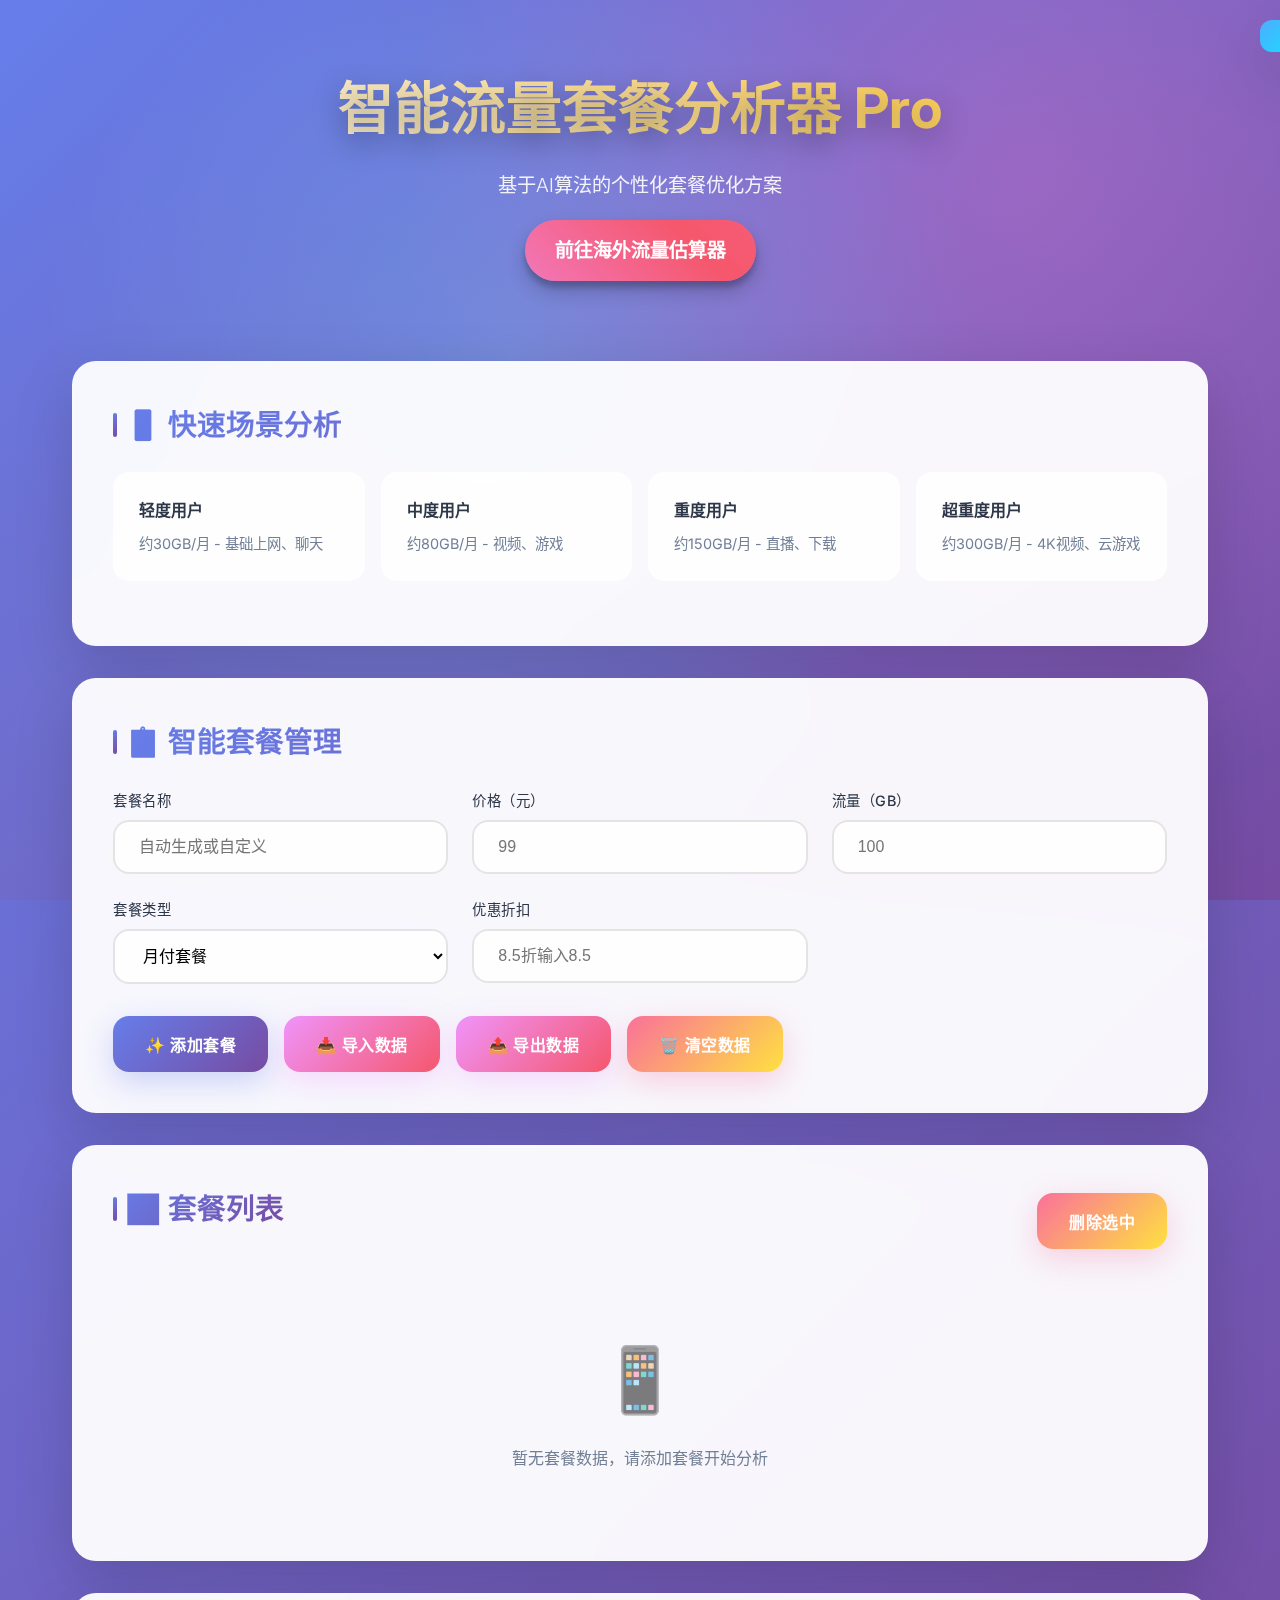
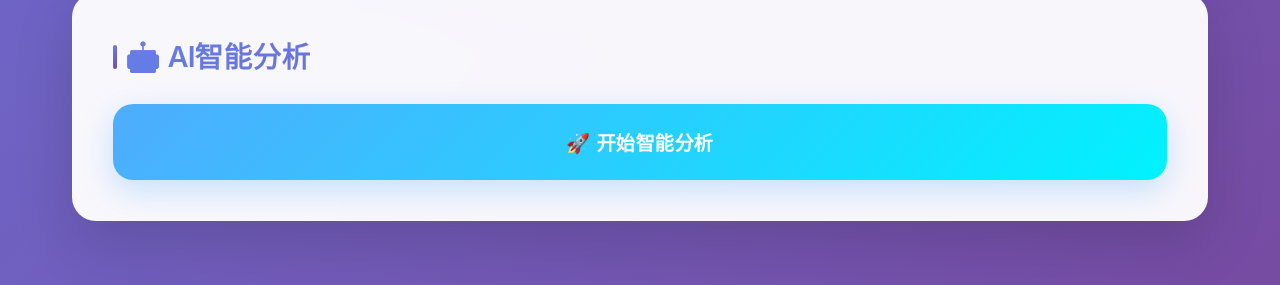
<file: index.html>
<!DOCTYPE html>
   <html lang="zh-CN">
   <head>
       <meta charset="UTF-8">
       <meta name="viewport" content="width=device-width, initial-scale=1.0">
       <title>智能流量套餐分析器 Pro</title>
       <link rel="icon" href="data:image/svg+xml,&lt;svg xmlns=%22http://www.w3.org/2000/svg%22 viewBox=%220 0 100 100%22&gt;&lt;text y=%22.9em%22 font-size=%2290%22&gt;🌐&lt;/text&gt;&lt;/svg&gt;">
       <style>
           @import url('https://fonts.googleapis.com/css2?family=Inter:wght@300;400;500;600;700&display=swap');
           
           :root {
               --primary-gradient: linear-gradient(135deg, #667eea 0%, #764ba2 100%);
               --secondary-gradient: linear-gradient(135deg, #f093fb 0%, #f5576c 100%);
               --success-gradient: linear-gradient(135deg, #4facfe 0%, #00f2fe 100%);
               --warning-gradient: linear-gradient(135deg, #fa709a 0%, #fee140 100%);
               --bg-gradient: linear-gradient(135deg, #667eea 0%, #764ba2 100%);
               --card-bg: rgba(255, 255, 255, 0.95);
               --glass-bg: rgba(255, 255, 255, 0.1);
               --text-primary: #2d3748;
               --text-secondary: #718096;
               --border-color: rgba(255, 255, 255, 0.2);
               --shadow-soft: 0 10px 30px rgba(0, 0, 0, 0.1);
               --shadow-medium: 0 20px 60px rgba(0, 0, 0, 0.15);
               --shadow-strong: 0 30px 80px rgba(0, 0, 0, 0.2);
           }
   
           * {
               margin: 0;
               padding: 0;
               box-sizing: border-box;
           }
   
           body {
               font-family: 'Inter', -apple-system, BlinkMacSystemFont, sans-serif;
               background: var(--bg-gradient);
               min-height: 100vh;
               line-height: 1.6;
               color: var(--text-primary);
               overflow-x: hidden;
           }
   
           .animated-bg {
               position: fixed;
               top: 0;
               left: 0;
               width: 100%;
               height: 100%;
               z-index: -1;
               background: var(--bg-gradient);
           }
   
           .animated-bg::before {
               content: '';
               position: absolute;
               top: 0;
               left: 0;
               width: 100%;
               height: 100%;
               background: 
                   radial-gradient(circle at 20% 80%, rgba(120, 119, 198, 0.3) 0%, transparent 50%),
                   radial-gradient(circle at 80% 20%, rgba(255, 119, 198, 0.3) 0%, transparent 50%),
                   radial-gradient(circle at 40% 40%, rgba(120, 219, 255, 0.3) 0%, transparent 50%);
               animation: float 20s ease-in-out infinite;
           }
   
           @keyframes float {
               0%, 100% { transform: translateY(0px) rotate(0deg); }
               33% { transform: translateY(-30px) rotate(1deg); }
               66% { transform: translateY(-20px) rotate(-1deg); }
           }
   
           .container {
               max-width: 1200px;
               margin: 0 auto;
               padding: 2rem;
               position: relative;
           }
   
           .header {
               text-align: center;
               margin-bottom: 3rem;
               padding: 2rem 0;
           }
   
           .header h1 {
               font-size: 3.5rem;
               font-weight: 700;
               background: linear-gradient(45deg, #fff, #fbbf24);
               -webkit-background-clip: text;
               -webkit-text-fill-color: transparent;
               background-clip: text;
               margin-bottom: 1rem;
               text-shadow: 0 10px 30px rgba(0,0,0,0.3);
           }
   
           .header p {
               font-size: 1.2rem;
               color: rgba(255, 255, 255, 0.9);
               font-weight: 300;
           }
   
           .glass-card {
               background: var(--card-bg);
               backdrop-filter: blur(20px);
               border-radius: 24px;
               padding: 2.5rem;
               margin-bottom: 2rem;
               box-shadow: var(--shadow-medium);
               border: 1px solid rgba(255, 255, 255, 0.2);
               transition: all 0.3s ease;
               position: relative;
               overflow: hidden;
           }
   
           .glass-card::before {
               content: '';
               position: absolute;
               top: 0;
               left: 0;
               right: 0;
               height: 1px;
               background: linear-gradient(90deg, transparent, rgba(255,255,255,0.4), transparent);
           }
   
           .glass-card:hover {
               transform: translateY(-5px);
               box-shadow: var(--shadow-strong);
           }
   
           .section-title {
               font-size: 1.8rem;
               font-weight: 600;
               margin-bottom: 1.5rem;
               background: var(--primary-gradient);
               -webkit-background-clip: text;
               -webkit-text-fill-color: transparent;
               background-clip: text;
               display: flex;
               align-items: center;
               gap: 0.5rem;
           }
   
           .section-title::before {
               content: '';
               width: 4px;
               height: 1.5rem;
               background: var(--primary-gradient);
               border-radius: 2px;
           }
   
           .form-grid {
               display: grid;
               grid-template-columns: repeat(auto-fit, minmax(250px, 1fr));
               gap: 1.5rem;
               margin-bottom: 2rem;
           }
   
           .form-group {
               position: relative;
           }
   
           .form-group label {
               display: block;
               font-weight: 500;
               margin-bottom: 0.5rem;
               color: var(--text-primary);
               font-size: 0.9rem;
               text-transform: uppercase;
               letter-spacing: 0.5px;
           }
   
           .form-input, .form-select {
               width: 100%;
               padding: 1rem 1.5rem;
               border: 2px solid rgba(0,0,0,0.1);
               border-radius: 16px;
               font-size: 1rem;
               background: rgba(255, 255, 255, 0.9);
               transition: all 0.3s ease;
               outline: none;
           }
   
           .form-input:focus, .form-select:focus {
               border-color: #667eea;
               box-shadow: 0 0 0 4px rgba(102, 126, 234, 0.1);
               transform: translateY(-2px);
           }
   
           .btn {
               padding: 1rem 2rem;
               border: none;
               border-radius: 16px;
               font-size: 1rem;
               font-weight: 600;
               cursor: pointer;
               transition: all 0.3s ease;
               position: relative;
               overflow: hidden;
               text-transform: uppercase;
               letter-spacing: 0.5px;
               display: inline-flex;
               align-items: center;
               gap: 0.5rem;
           }
   
           .btn::before {
               content: '';
               position: absolute;
               top: 0;
               left: -100%;
               width: 100%;
               height: 100%;
               background: linear-gradient(90deg, transparent, rgba(255,255,255,0.2), transparent);
               transition: left 0.6s ease;
           }
   
           .btn:hover::before {
               left: 100%;
           }
   
           .btn-primary {
               background: var(--primary-gradient);
               color: white;
               box-shadow: 0 10px 30px rgba(102, 126, 234, 0.3);
           }
   
           .btn-primary:hover {
               transform: translateY(-3px);
               box-shadow: 0 15px 40px rgba(102, 126, 234, 0.4);
           }
   
           .btn-secondary {
               background: var(--secondary-gradient);
               color: white;
               box-shadow: 0 10px 30px rgba(240, 147, 251, 0.3);
           }
   
           .btn-success {
               background: var(--success-gradient);
               color: white;
               box-shadow: 0 10px 30px rgba(79, 172, 254, 0.3);
           }
   
           .btn-warning {
               background: var(--warning-gradient);
               color: white;
               box-shadow: 0 10px 30px rgba(250, 112, 154, 0.3);
           }
   
           .btn-large {
               padding: 1.5rem 3rem;
               font-size: 1.2rem;
               border-radius: 20px;
               width: 100%;
               justify-content: center;
           }
   
           .button-group {
               display: flex;
               gap: 1rem;
               flex-wrap: wrap;
               align-items: center;
           }
   
           .plan-list {
               display: grid;
               gap: 1rem;
           }
   
           .plan-item {
               background: rgba(255, 255, 255, 0.8);
               border-radius: 16px;
               padding: 1.5rem;
               display: flex;
               align-items: center;
               gap: 1rem;
               transition: all 0.3s ease;
               border: 2px solid transparent;
               position: relative;
           }
   
           .plan-item:hover {
               transform: translateX(10px);
               background: rgba(255, 255, 255, 0.95);
               border-color: rgba(102, 126, 234, 0.3);
               box-shadow: var(--shadow-soft);
           }
   
           .plan-item.selected {
               border-color: #667eea;
               background: rgba(102, 126, 234, 0.1);
           }
   
           .plan-type-badge {
               padding: 0.5rem 1rem;
               border-radius: 12px;
               font-size: 0.8rem;
               font-weight: 600;
               text-transform: uppercase;
               letter-spacing: 0.5px;
           }
   
           .badge-monthly {
               background: linear-gradient(135deg, #4facfe 0%, #00f2fe 100%);
               color: white;
           }
   
           .badge-annual {
               background: linear-gradient(135deg, #fa709a 0%, #fee140 100%);
               color: white;
           }
   
           .badge-unlimited {
               background: linear-gradient(135deg, #a8edea 0%, #fed6e3 100%);
               color: #2d3748;
           }
   
           .results-table {
               width: 100%;
               border-collapse: collapse;
               border-radius: 16px;
               overflow: hidden;
               box-shadow: var(--shadow-soft);
               background: white;
           }
   
           .results-table th {
               background: var(--primary-gradient);
               color: white;
               padding: 1.5rem 1rem;
               font-weight: 600;
               text-align: left;
               text-transform: uppercase;
               letter-spacing: 0.5px;
               font-size: 0.9rem;
           }
   
           .results-table td {
               padding: 1.5rem 1rem;
               border-bottom: 1px solid rgba(0,0,0,0.05);
               transition: all 0.3s ease;
           }
   
           .results-table tr:hover td {
               background: rgba(102, 126, 234, 0.05);
           }
   
           .results-table tr.highlight td {
               background: rgba(102, 126, 234, 0.1);
               border-left: 4px solid #667eea;
           }
   
           .cost-display {
               font-size: 1.2rem;
               font-weight: 600;
               color: #667eea;
           }
   
           .loading-spinner {
               display: inline-block;
               width: 40px;
               height: 40px;
               border: 4px solid rgba(102, 126, 234, 0.1);
               border-left: 4px solid #667eea;
               border-radius: 50%;
               animation: spin 1s linear infinite;
               margin: 2rem auto;
           }
   
           @keyframes spin {
               0% { transform: rotate(0deg); }
               100% { transform: rotate(360deg); }
           }
   
           .statistics-grid {
               display: grid;
               grid-template-columns: repeat(auto-fit, minmax(200px, 1fr));
               gap: 1.5rem;
               margin: 2rem 0;
           }
   
           .stat-card {
               background: rgba(255, 255, 255, 0.9);
               border-radius: 16px;
               padding: 1.5rem;
               text-align: center;
               transition: all 0.3s ease;
           }
   
           .stat-card:hover {
               transform: translateY(-5px);
               box-shadow: var(--shadow-soft);
           }
   
           .stat-value {
               font-size: 2rem;
               font-weight: 700;
               background: var(--primary-gradient);
               -webkit-background-clip: text;
               -webkit-text-fill-color: transparent;
               background-clip: text;
           }
   
           .stat-label {
               font-size: 0.9rem;
               color: var(--text-secondary);
               text-transform: uppercase;
               letter-spacing: 0.5px;
           }
   
           .recommendation-card {
               background: linear-gradient(135deg, rgba(102, 126, 234, 0.1) 0%, rgba(118, 75, 162, 0.1) 100%);
               border: 2px solid rgba(102, 126, 234, 0.2);
               border-radius: 20px;
               padding: 2rem;
               margin: 1.5rem 0;
               position: relative;
           }
   
           .recommendation-card::before {
               content: '💡';
               position: absolute;
               top: -10px;
               left: 20px;
               background: white;
               padding: 0.5rem;
               border-radius: 50%;
               font-size: 1.5rem;
           }
   
           .empty-state {
               text-align: center;
               padding: 3rem;
               color: var(--text-secondary);
           }
   
           .empty-state-icon {
               font-size: 4rem;
               margin-bottom: 1rem;
               opacity: 0.5;
           }
   
           .toast {
               position: fixed;
               top: 20px;
               right: 20px;
               background: var(--success-gradient);
               color: white;
               padding: 1rem 2rem;
               border-radius: 12px;
               box-shadow: var(--shadow-medium);
               transform: translateX(100%);
               transition: transform 0.3s ease;
               z-index: 1000;
           }
   
           .toast.show {
               transform: translateX(0);
           }
   
           .modal {
               position: fixed;
               top: 0;
               left: 0;
               width: 100%;
               height: 100%;
               background: rgba(0, 0, 0, 0.5);
               backdrop-filter: blur(10px);
               display: flex;
               align-items: center;
               justify-content: center;
               z-index: 1000;
               opacity: 0;
               visibility: hidden;
               transition: all 0.3s ease;
           }
   
           .modal.show {
               opacity: 1;
               visibility: visible;
           }
   
           .modal-content {
               background: white;
               border-radius: 24px;
               padding: 2rem;
               max-width: 500px;
               width: 90%;
               max-height: 80vh;
               overflow-y: auto;
               transform: scale(0.9);
               transition: transform 0.3s ease;
           }
   
           .modal.show .modal-content {
               transform: scale(1);
           }
   
           @media (max-width: 768px) {
               .container {
                   padding: 1rem;
               }
               
               .header h1 {
                   font-size: 2.5rem;
               }
               
               .form-grid {
                   grid-template-columns: 1fr;
               }
               
               .button-group {
                   justify-content: center;
               }
               
               .btn {
                   min-width: 120px;
               }
           }
   
           .usage-scenarios {
               display: grid;
               grid-template-columns: repeat(auto-fit, minmax(250px, 1fr));
               gap: 1rem;
               margin: 1.5rem 0;
           }
   
           .scenario-card {
               background: rgba(255, 255, 255, 0.9);
               border-radius: 16px;
               padding: 1.5rem;
               cursor: pointer;
               transition: all 0.3s ease;
               border: 2px solid transparent;
           }
   
           .scenario-card:hover {
               transform: translateY(-3px);
               border-color: rgba(102, 126, 234, 0.3);
               box-shadow: var(--shadow-soft);
           }
   
           .scenario-card.active {
               border-color: #667eea;
               background: rgba(102, 126, 234, 0.1);
           }
   
           .scenario-title {
               font-weight: 600;
               margin-bottom: 0.5rem;
               color: var(--text-primary);
           }
   
           .scenario-usage {
               font-size: 0.9rem;
               color: var(--text-secondary);
           }
           .nav-button {
               display: inline-block;
               padding: 15px 30px;
               font-size: 1.2rem;
               font-weight: 700;
               color: white;
               text-align: center;
               text-decoration: none;
               background: linear-gradient(45deg, #f093fb, #f5576c, #fa709a, #fee140);
               background-size: 400% 400%;
               border: none;
               border-radius: 50px;
               box-shadow: 0 10px 20px rgba(0, 0, 0, 0.2), 0 6px 6px rgba(0, 0, 0, 0.2);
               cursor: pointer;
               transition: all 0.4s ease-in-out;
               animation: gradient-animation 10s ease infinite, pulse 2s infinite;
               position: relative;
               z-index: 10;
               margin-top: 20px;
           }
   
           @keyframes gradient-animation {
               0% { background-position: 0% 50%; }
               50% { background-position: 100% 50%; }
               100% { background-position: 0% 50%; }
           }
   
           @keyframes pulse {
               0% {
                   transform: scale(1);
                   box-shadow: 0 10px 20px rgba(0, 0, 0, 0.2), 0 6px 6px rgba(0, 0, 0, 0.2);
               }
               50% {
                   transform: scale(1.05);
                   box-shadow: 0 15px 30px rgba(247, 148, 200, 0.4), 0 10px 10px rgba(247, 148, 200, 0.3);
               }
               100% {
                   transform: scale(1);
                   box-shadow: 0 10px 20px rgba(0, 0, 0, 0.2), 0 6px 6px rgba(0, 0, 0, 0.2);
               }
           }
   
           .nav-button:hover {
               transform: translateY(-5px) scale(1.1);
               box-shadow: 0 20px 40px rgba(0, 0, 0, 0.3);
           }
       </style>
   </head>
   <body>
       <div class="animated-bg"></div>
       
       <div class="container">
           <div class="header">
               <h1>智能流量套餐分析器 Pro</h1>
               <p>基于AI算法的个性化套餐优化方案</p>
               <a href="calculator/" class="nav-button">前往海外流量估算器</a>
           </div>
   
           <!-- 快速场景选择 -->
           <div class="glass-card">
               <h2 class="section-title">📱 快速场景分析</h2>
               <div class="usage-scenarios">
                   <div class="scenario-card" data-usage="30">
                       <div class="scenario-title">轻度用户</div>
                       <div class="scenario-usage">约30GB/月 - 基础上网、聊天</div>
                   </div>
                   <div class="scenario-card" data-usage="80">
                       <div class="scenario-title">中度用户</div>
                       <div class="scenario-usage">约80GB/月 - 视频、游戏</div>
                   </div>
                   <div class="scenario-card" data-usage="150">
                       <div class="scenario-title">重度用户</div>
                       <div class="scenario-usage">约150GB/月 - 直播、下载</div>
                   </div>
                   <div class="scenario-card" data-usage="300">
                       <div class="scenario-title">超重度用户</div>
                       <div class="scenario-usage">约300GB/月 - 4K视频、云游戏</div>
                   </div>
               </div>
           </div>
   
           <!-- 套餐管理 -->
           <div class="glass-card">
               <h2 class="section-title">📋 智能套餐管理</h2>
               
               <div class="form-grid">
                   <div class="form-group">
                       <label for="plan-name">套餐名称</label>
                       <input type="text" id="plan-name" class="form-input" placeholder="自动生成或自定义">
                   </div>
                   <div class="form-group">
                       <label for="plan-price">价格（元）</label>
                       <input type="number" id="plan-price" class="form-input" placeholder="99">
                   </div>
                   <div class="form-group">
                       <label for="plan-data">流量（GB）</label>
                       <input type="number" id="plan-data" class="form-input" placeholder="100">
                   </div>
                   <div class="form-group">
                       <label for="plan-type">套餐类型</label>
                       <select id="plan-type" class="form-select">
                           <option value="monthly">月付套餐</option>
                           <option value="annual">年付套餐</option>
                           <option value="non-expiring">不限时流量包</option>
                       </select>
                   </div>
                   <div class="form-group">
                       <label for="discount-code">优惠折扣</label>
                       <input type="number" id="discount-code" class="form-input" placeholder="8.5折输入8.5">
                   </div>
               </div>
   
               <div class="button-group">
                   <button id="add-plan-btn" class="btn btn-primary">✨ 添加套餐</button>
                   <button id="import-btn" class="btn btn-secondary">📥 导入数据</button>
                   <button id="export-btn" class="btn btn-secondary">📤 导出数据</button>
                   <button id="clear-data-btn" class="btn btn-warning">🗑️ 清空数据</button>
               </div>
               <input type="file" id="import-file-input" style="display: none;" accept=".json">
           </div>
   
           <!-- 套餐列表 -->
           <div class="glass-card">
               <div style="display: flex; justify-content: space-between; align-items: center; margin-bottom: 1.5rem;">
                   <h2 class="section-title">📊 套餐列表</h2>
                   <button id="delete-selected-btn" class="btn btn-warning">删除选中</button>
               </div>
               
               <div id="plan-list" class="plan-list">
                   <div class="empty-state">
                       <div class="empty-state-icon">📱</div>
                       <p>暂无套餐数据，请添加套餐开始分析</p>
                   </div>
               </div>
   
               <!-- 统计信息 -->
               <div id="statistics" class="statistics-grid" style="display: none;">
                   <div class="stat-card">
                       <div class="stat-value" id="total-plans">0</div>
                       <div class="stat-label">总套餐数</div>
                   </div>
                   <div class="stat-card">
                       <div class="stat-value" id="min-price">¥0</div>
                       <div class="stat-label">最低价格</div>
                   </div>
                   <div class="stat-card">
                       <div class="stat-value" id="max-data">0GB</div>
                       <div class="stat-label">最大流量</div>
                   </div>
                   <div class="stat-card">
                       <div class="stat-value" id="best-value">0</div>
                       <div class="stat-label">最佳性价比</div>
                   </div>
               </div>
           </div>
   
           <!-- 分析结果 -->
           <div class="glass-card">
               <h2 class="section-title">🤖 AI智能分析</h2>
               <button id="calculate-ranges-btn" class="btn btn-success btn-large">
                   <span id="calc-btn-text">🚀 开始智能分析</span>
               </button>
               
               <div id="results-section" style="display: none;">
                   <div id="loading-section" style="display: none; text-align: center; padding: 2rem;">
                       <div class="loading-spinner"></div>
                       <p>AI正在分析您的套餐组合...</p>
                   </div>
                   
                   <div id="error-message"></div>
                   <div id="range-table-container"></div>
                   
                   <!-- 智能推荐 -->
                   <div id="recommendations" style="display: none;"></div>
               </div>
           </div>
   
           <!-- 特定查询 -->
           <div id="specific-query-section" class="glass-card" style="display: none;">
               <h2 class="section-title">🔍 精准查询</h2>
               <div style="display: flex; gap: 1rem; align-items: end;">
                   <div class="form-group" style="flex: 1;">
                       <label for="specific-usage">月使用量（GB）</label>
                       <input type="number" id="specific-usage" class="form-input" placeholder="150">
                   </div>
                   <button id="query-usage-btn" class="btn btn-primary">查询最优方案</button>
               </div>
               <div id="specific-query-result"></div>
           </div>
       </div>
   
       <!-- Toast 通知 -->
       <div id="toast" class="toast"></div>
   
       <!-- 确认模态框 -->
       <div id="confirm-modal" class="modal">
           <div class="modal-content">
               <h3 style="margin-bottom: 1rem;">确认操作</h3>
               <p id="confirm-message"></p>
               <div style="display: flex; gap: 1rem; justify-content: flex-end; margin-top: 2rem;">
                   <button id="confirm-cancel" class="btn" style="background: #e2e8f0; color: #2d3748;">取消</button>
                   <button id="confirm-ok" class="btn btn-primary">确认</button>
               </div>
           </div>
       </div>
   
       <script>
           document.addEventListener('DOMContentLoaded', () => {
               let plans = [];
               let calculatedRanges = [];
               let defaultPlanCounter = 1;
   
               const STORAGE_KEY = 'smartDataPlanAnalyzer_v3';
               
               // DOM 元素
               const elements = {
                   addPlanBtn: document.getElementById('add-plan-btn'),
                   clearDataBtn: document.getElementById('clear-data-btn'),
                   calculateRangesBtn: document.getElementById('calculate-ranges-btn'),
                   queryUsageBtn: document.getElementById('query-usage-btn'),
                   planList: document.getElementById('plan-list'),
                   discountInput: document.getElementById('discount-code'),
                   exportBtn: document.getElementById('export-btn'),
                   importBtn: document.getElementById('import-btn'),
                   importFileInput: document.getElementById('import-file-input'),
                   deleteSelectedBtn: document.getElementById('delete-selected-btn'),
                   resultsSection: document.getElementById('results-section'),
                   loadingSection: document.getElementById('loading-section'),
                   rangeTableContainer: document.getElementById('range-table-container'),
                   errorMessageDiv: document.getElementById('error-message'),
                   specificQuerySection: document.getElementById('specific-query-section'),
                   specificQueryResult: document.getElementById('specific-query-result'),
                   toast: document.getElementById('toast'),
                   confirmModal: document.getElementById('confirm-modal'),
                   statistics: document.getElementById('statistics')
               };
   
               // 工具函数
               function showToast(message, type = 'success') {
                   elements.toast.textContent = message;
                   elements.toast.className = `toast show ${type}`;
                   setTimeout(() => {
                       elements.toast.classList.remove('show');
                   }, 3000);
               }
   
               function showConfirm(message) {
                   return new Promise((resolve) => {
                       document.getElementById('confirm-message').textContent = message;
                       elements.confirmModal.classList.add('show');
                       
                       document.getElementById('confirm-ok').onclick = () => {
                           elements.confirmModal.classList.remove('show');
                           resolve(true);
                       };
                       
                       document.getElementById('confirm-cancel').onclick = () => {
                           elements.confirmModal.classList.remove('show');
                           resolve(false);
                       };
                   });
               }
   
               // 数据持久化
               function saveToStorage() {
                   const data = {
                       plans: plans,
                       discount: elements.discountInput.value,
                       timestamp: Date.now()
                   };
                   localStorage.setItem(STORAGE_KEY, JSON.stringify(data));
               }
   
               function loadFromStorage() {
                   try {
                       const stored = localStorage.getItem(STORAGE_KEY);
                       if (stored) {
                           const data = JSON.parse(stored);
                           plans = data.plans || [];
                           elements.discountInput.value = data.discount || '';
                       }
                   } catch (e) {
                       console.error('加载数据失败:', e);
                       plans = [];
                   }
               }
   
               // 套餐管理
               function addPlan(plan) {
                   plans.push(plan);
                   saveToStorage();
                   renderPlanList();
                   updateStatistics();
                   showToast('套餐添加成功！');
               }
   
               function removePlan(index) {
                   plans.splice(index, 1);
                   saveToStorage();
                   renderPlanList();
                   updateStatistics();
                   showToast('套餐删除成功！');
               }
   
               function renderPlanList() {
                   if (plans.length === 0) {
                       elements.planList.innerHTML = `
                           <div class="empty-state">
                               <div class="empty-state-icon">📱</div>
                               <p>暂无套餐数据，请添加套餐开始分析</p>
                           </div>
                       `;
                       elements.statistics.style.display = 'none';
                       return;
                   }
   
                   elements.statistics.style.display = 'grid';
                   elements.planList.innerHTML = '';
                   
                   plans.forEach((plan, index) => {
                       const typeInfo = {
                           'monthly': { text: '月付', class: 'badge-monthly' },
                           'annual': { text: '年付', class: 'badge-annual' },
                           'non-expiring': { text: '不限时', class: 'badge-unlimited' }
                       };
                       
                       const planElement = document.createElement('div');
                       planElement.className = 'plan-item';
                       planElement.innerHTML = `
                           <input type="checkbox" class="plan-checkbox" data-index="${index}">
                           <div style="flex: 1;">
                               <div style="display: flex; align-items: center; gap: 1rem; margin-bottom: 0.5rem;">
                                   <strong>${plan.name}</strong>
                                   <span class="plan-type-badge ${typeInfo[plan.type].class}">
                                       ${typeInfo[plan.type].text}
                                   </span>
                               </div>
                               <div style="color: var(--text-secondary); font-size: 0.9rem;">
                                   💰 ¥${plan.price} / 📊 ${plan.data}GB / 📈 ¥${(plan.price/plan.data).toFixed(2)}/GB
                               </div>
                           </div>
                           <button class="btn btn-warning" onclick="removePlan(${index})">删除</button>
                       `;
                       
                       elements.planList.appendChild(planElement);
                   });
   
                   updateButtonStates();
               }
   
               function updateStatistics() {
                   if (plans.length === 0) return;
   
                   const prices = plans.map(p => p.price);
                   const dataAmounts = plans.map(p => p.data);
                   const costPerGB = plans.map(p => p.price / p.data);
   
                   document.getElementById('total-plans').textContent = plans.length;
                   document.getElementById('min-price').textContent = `¥${Math.min(...prices)}`;
                   document.getElementById('max-data').textContent = `${Math.max(...dataAmounts)}GB`;
                   document.getElementById('best-value').textContent = `¥${Math.min(...costPerGB).toFixed(2)}/GB`;
               }
   
               function updateButtonStates() {
                   const hasPlans = plans.length > 0;
                   const hasSelection = document.querySelector('.plan-checkbox:checked') !== null;
                   
                   elements.exportBtn.disabled = !hasPlans;
                   elements.deleteSelectedBtn.disabled = !hasSelection;
                   elements.clearDataBtn.disabled = !hasPlans;
                   elements.calculateRangesBtn.disabled = !hasPlans;
               }
   
               // 智能分析算法（增强版）
               function calculateOptimalPlan(usage, discountFactor) {
                   const discountedPlans = plans.map(p => ({ ...p, price: p.price * discountFactor }));
                   const monthlyPlans = discountedPlans.filter(p => p.type === 'monthly');
                   const annualPlans = discountedPlans.filter(p => p.type === 'annual');
                   const nonExpiringPlans = discountedPlans.filter(p => p.type === 'non-expiring')
                       .sort((a, b) => (a.price / a.data) - (b.price / b.data));
                   
                   const bestNonExpiring = nonExpiringPlans[0];
                   const results = [];
   
                   // 计算补充成本
                   function getSupplementCost(needed) {
                       if (needed <= 0) return { cost: 0, description: '' };
                       if (!bestNonExpiring) return { cost: Infinity, description: '' };
                       
                       const numToBuy = Math.ceil(needed / bestNonExpiring.data);
                       const cost = numToBuy * bestNonExpiring.price;
                       const desc = numToBuy > 0 ? ` + ${numToBuy}×${bestNonExpiring.name}` : '';
                       
                       return { cost, description: desc };
                   }
   
                   // 年付方案分析
                   annualPlans.forEach(plan => {
                       const monthlyData = plan.data / 12;
                       const monthlyCost = plan.price / 12;
                       const supplement = getSupplementCost(usage - monthlyData);
                       
                       if (supplement.cost !== Infinity) {
                           results.push({
                               description: `${plan.name}(年付)${supplement.description}`,
                               cost: monthlyCost + supplement.cost,
                               type: 'annual',
                               risk: 'high',
                               convenience: 'low'
                           });
                       }
                   });
   
                   // 月付方案分析
                   monthlyPlans.forEach(plan => {
                       // 方案1: 月付 + 补充包
                       const supplement = getSupplementCost(usage - plan.data);
                       if (supplement.cost !== Infinity) {
                           results.push({
                               description: `${plan.name}${supplement.description}`,
                               cost: plan.price + supplement.cost,
                               type: 'monthly',
                               risk: 'low',
                               convenience: 'high'
                           });
                       }
   
                       // 方案2: 多次购买同一月付
                       const numToBuy = Math.ceil(usage / plan.data);
                       results.push({
                           description: `${numToBuy}×${plan.name}`,
                           cost: numToBuy * plan.price,
                           type: 'monthly-multi',
                           risk: 'low',
                           convenience: 'medium'
                       });
                   });
   
                   // 纯不限时包方案
                   if (bestNonExpiring) {
                       const supplement = getSupplementCost(usage);
                       results.push({
                           description: supplement.description.replace(' + ', ''),
                           cost: supplement.cost,
                           type: 'non-expiring',
                           risk: 'none',
                           convenience: 'medium'
                       });
                   }
   
                   // 排序并返回最优方案
                   return results.filter(r => r.cost !== Infinity)
                       .sort((a, b) => {
                           // 主要按成本排序，相同成本时考虑风险和便利性
                           if (Math.abs(a.cost - b.cost) < 0.01) {
                               const riskWeight = { 'none': 0, 'low': 1, 'medium': 2, 'high': 3 };
                               const convWeight = { 'high': 0, 'medium': 1, 'low': 2 };
                               return (riskWeight[a.risk] + convWeight[a.convenience]) - 
                                      (riskWeight[b.risk] + convWeight[b.convenience]);
                           }
                           return a.cost - b.cost;
                       })[0];
               }
   
               function findOptimalRanges() {
                   const discountFactor = getDiscountFactor();
                   const criticalPoints = new Set([0.01]);
                   const maxUsage = 2000;
   
                   // 生成关键点
                   plans.forEach(plan => {
                       const data = plan.type === 'annual' ? plan.data / 12 : plan.data;
                       criticalPoints.add(data);
                       criticalPoints.add(data + 0.01);
                       
                       // 为不限时包生成更多点
                       if (plan.type === 'non-expiring') {
                           for (let i = 1; i <= 10; i++) {
                               const point = i * data;
                               if (point <= maxUsage) {
                                   criticalPoints.add(point);
                                   criticalPoints.add(point + 0.01);
                               }
                           }
                       }
                   });
   
                   const sortedPoints = Array.from(criticalPoints)
                       .filter(p => p > 0 && p <= maxUsage)
                       .sort((a, b) => a - b);
   
                   const ranges = [];
                   let lastPlan = null;
   
                   for (let i = 0; i < sortedPoints.length; i++) {
                       const start = sortedPoints[i];
                       const end = i + 1 < sortedPoints.length ? sortedPoints[i + 1] - 0.01 : maxUsage;
                       
                       if (start > end) continue;
   
                       const currentPlan = calculateOptimalPlan(start, discountFactor);
                       if (!currentPlan) continue;
   
                       if (!lastPlan || lastPlan.description !== currentPlan.description) {
                           ranges.push({
                               start: start,
                               end: end,
                               plan: currentPlan
                           });
                           lastPlan = currentPlan;
                       } else {
                           ranges[ranges.length - 1].end = end;
                       }
                   }
   
                   return ranges;
               }
   
               function renderResults(ranges) {
                   if (ranges.length === 0) {
                       elements.rangeTableContainer.innerHTML = `
                           <div class="empty-state">
                               <div class="empty-state-icon">❌</div>
                               <p>无法生成有效的分析结果，请检查套餐配置</p>
                           </div>
                       `;
                       return;
                   }
   
                   const discountFactor = getDiscountFactor();
                   const discountText = discountFactor < 1 ? ` (已应用${(discountFactor*10).toFixed(1)}折优惠)` : '';
                   
                   let html = `
                       <div style="margin-bottom: 2rem;">
                           <h3>🎯 最优方案区间${discountText}</h3>
                           <p style="color: var(--text-secondary); margin-bottom: 1.5rem;">
                               基于AI算法分析，为您推荐以下最具性价比的购买方案
                           </p>
                       </div>
                       <table class="results-table">
                           <thead>
                               <tr>
                                   <th>使用量区间 (GB/月)</th>
                                   <th>推荐方案</th>
                                   <th>月均成本</th>
                                   <th>风险等级</th>
                                   <th>便利性</th>
                               </tr>
                           </thead>
                           <tbody>
                   `;
   
                   ranges.forEach(range => {
                       const start = range.start.toFixed(1).replace('.0', '');
                       const end = typeof range.end === 'string' ? range.end : range.end.toFixed(1).replace('.0', '');
                       const cost = range.plan.cost.toFixed(2);
                       
                       const riskBadges = {
                           'none': '<span style="color: #22c55e;">✅ 无风险</span>',
                           'low': '<span style="color: #eab308;">⚠️ 低风险</span>',
                           'medium': '<span style="color: #f97316;">🔶 中风险</span>',
                           'high': '<span style="color: #ef4444;">❌ 高风险</span>'
                       };
                       
                       const convenienceBadges = {
                           'high': '<span style="color: #22c55e;">🌟 便利</span>',
                           'medium': '<span style="color: #eab308;">⭐ 一般</span>',
                           'low': '<span style="color: #ef4444;">💧 不便</span>'
                       };
   
                       html += `
                           <tr data-start="${range.start}" data-end="${range.end}">
                               <td><strong>${start} - ${end}</strong></td>
                               <td>${range.plan.description}</td>
                               <td><span class="cost-display">¥${cost}</span></td>
                               <td>${riskBadges[range.plan.risk]}</td>
                               <td>${convenienceBadges[range.plan.convenience]}</td>
                           </tr>
                       `;
                   });
   
                   html += '</tbody></table>';
                   elements.rangeTableContainer.innerHTML = html;
   
                   // 生成智能推荐
                   generateRecommendations(ranges);
               }
   
               function generateRecommendations(ranges) {
                   const recommendations = document.getElementById('recommendations');
                   
                   if (ranges.length === 0) {
                       recommendations.style.display = 'none';
                       return;
                   }
   
                   let html = `
                       <div class="recommendation-card">
                           <h4 style="margin-bottom: 1rem;">🤖 AI智能建议</h4>
                   `;
   
                   // 分析不同使用量的推荐
                   const lowUsage = ranges.find(r => r.start <= 50);
                   const mediumUsage = ranges.find(r => r.start <= 100 && r.end >= 80);
                   const highUsage = ranges.find(r => r.start <= 200 && r.end >= 150);
   
                   if (lowUsage) {
                       html += `<p><strong>💡 轻度用户 (≤50GB):</strong> ${lowUsage.plan.description} - 成本效益最优</p>`;
                   }
                   
                   if (mediumUsage) {
                       html += `<p><strong>🎯 中度用户 (50-150GB):</strong> ${mediumUsage.plan.description} - 平衡选择</p>`;
                   }
                   
                   if (highUsage) {
                       html += `<p><strong>🚀 重度用户 (150GB+):</strong> ${highUsage.plan.description} - 大流量优选</p>`;
                   }
   
                   // 风险提醒
                   const hasHighRisk = ranges.some(r => r.plan.risk === 'high');
                   if (hasHighRisk) {
                       html += `<p style="color: var(--warning-color);"><strong>⚠️ 风险提醒:</strong> 年付套餐虽然便宜但存在长期承诺风险，请谨慎选择</p>`;
                   }
   
                   html += '</div>';
                   recommendations.innerHTML = html;
                   recommendations.style.display = 'block';
               }
   
               function getDiscountFactor() {
                   const discount = parseFloat(elements.discountInput.value);
                   return (isNaN(discount) || discount <= 0 || discount > 10) ? 1 : discount / 10;
               }
   
               // 事件监听
               elements.addPlanBtn.addEventListener('click', () => {
                   let name = document.getElementById('plan-name').value.trim();
                   const price = parseFloat(document.getElementById('plan-price').value);
                   const data = parseFloat(document.getElementById('plan-data').value);
                   const type = document.getElementById('plan-type').value;
   
                   if (!name) {
                       const existingNames = plans.map(p => p.name);
                       while (existingNames.includes(`套餐${defaultPlanCounter}`)) {
                           defaultPlanCounter++;
                       }
                       name = `套餐${defaultPlanCounter}`;
                       defaultPlanCounter++;
                   }
   
                   if (!isNaN(price) && !isNaN(data) && price >= 0 && data > 0) {
                       addPlan({ name, price, data, type });
                       
                       // 清空表单
                       document.getElementById('plan-name').value = '';
                       document.getElementById('plan-price').value = '';
                       document.getElementById('plan-data').value = '';
                   } else {
                       showToast('请输入有效的价格和流量信息！', 'error');
                   }
               });
   
               elements.clearDataBtn.addEventListener('click', async () => {
                   if (await showConfirm('确定要清除所有数据吗？此操作不可撤销。')) {
                       localStorage.removeItem(STORAGE_KEY);
                       plans = [];
                       elements.discountInput.value = '';
                       renderPlanList();
                       updateStatistics();
                       showToast('数据已清除');
                   }
               });
   
               elements.calculateRangesBtn.addEventListener('click', () => {
                   if (plans.length === 0) {
                       showToast('请先添加套餐数据！', 'error');
                       return;
                   }
   
                   saveToStorage();
                   elements.resultsSection.style.display = 'block';
                   elements.loadingSection.style.display = 'block';
                   elements.rangeTableContainer.innerHTML = '';
                   elements.errorMessageDiv.innerHTML = '';
   
                   // 模拟AI分析过程
                   setTimeout(() => {
                       try {
                           calculatedRanges = findOptimalRanges();
                           renderResults(calculatedRanges);
                           elements.specificQuerySection.style.display = 'block';
                           showToast('分析完成！');
                       } catch (error) {
                           console.error('分析出错:', error);
                           elements.errorMessageDiv.innerHTML = `
                               <div style="color: var(--warning-color); padding: 1rem; background: rgba(239, 68, 68, 0.1); border-radius: 12px;">
                                   <strong>分析失败:</strong> ${error.message}
                               </div>
                           `;
                       } finally {
                           elements.loadingSection.style.display = 'none';
                       }
                   }, 1500);
               });
   
               // 快速场景选择
               document.querySelectorAll('.scenario-card').forEach(card => {
                   card.addEventListener('click', () => {
                       document.querySelectorAll('.scenario-card').forEach(c => c.classList.remove('active'));
                       card.classList.add('active');
                       
                       const usage = parseInt(card.dataset.usage);
                       document.getElementById('specific-usage').value = usage;
                       
                       if (calculatedRanges.length > 0) {
                           highlightUsageInTable(usage);
                       }
                   });
               });
   
               // 特定查询
               elements.queryUsageBtn.addEventListener('click', () => {
                   const usage = parseFloat(document.getElementById('specific-usage').value);
                   if (isNaN(usage) || usage <= 0) {
                       showToast('请输入有效的使用量！', 'error');
                       return;
                   }
                   
                   highlightUsageInTable(usage);
               });
   
               function highlightUsageInTable(usage) {
                   // 清除之前的高亮
                   document.querySelectorAll('.results-table tr').forEach(row => {
                       row.classList.remove('highlight');
                   });
   
                   // 查找匹配的行
                   const rows = document.querySelectorAll('.results-table tbody tr');
                   let foundRow = null;
   
                   rows.forEach(row => {
                       const start = parseFloat(row.dataset.start);
                       const end = row.dataset.end === '以上' ? Infinity : parseFloat(row.dataset.end);
                       
                       if (usage >= start && usage <= end) {
                           row.classList.add('highlight');
                           foundRow = row;
                       }
                   });
   
                   if (foundRow) {
                       foundRow.scrollIntoView({ behavior: 'smooth', block: 'center' });
                       
                       // 显示详细推荐
                       const discountFactor = getDiscountFactor();
                       const optimalPlan = calculateOptimalPlan(usage, discountFactor);
                       
                       if (optimalPlan) {
                           elements.specificQueryResult.innerHTML = `
                               <div class="recommendation-card">
                                   <h4>🎯 ${usage}GB 专属推荐</h4>
                                   <p><strong>最优方案:</strong> ${optimalPlan.description}</p>
                                   <p><strong>月均成本:</strong> <span class="cost-display">¥${optimalPlan.cost.toFixed(2)}</span></p>
                                   <p><strong>风险评估:</strong> ${optimalPlan.risk}</p>
                                   <p><strong>使用便利性:</strong> ${optimalPlan.convenience}</p>
                               </div>
                           `;
                           elements.specificQueryResult.style.display = 'block';
                       }
                   }
               }
   
               // 数据导入导出
               elements.exportBtn.addEventListener('click', () => {
                   if (plans.length === 0) {
                       showToast('没有数据可以导出！', 'error');
                       return;
                   }
   
                   const data = {
                       plans: plans,
                       discount: elements.discountInput.value,
                       exportTime: new Date().toISOString(),
                       version: '3.0'
                   };
   
                   const blob = new Blob([JSON.stringify(data, null, 2)], { type: 'application/json' });
                   const url = URL.createObjectURL(blob);
                   const a = document.createElement('a');
                   a.href = url;
                   a.download = `data-plans-${new Date().toISOString().slice(0, 10)}.json`;
                   document.body.appendChild(a);
                   a.click();
                   document.body.removeChild(a);
                   URL.revokeObjectURL(url);
                   
                   showToast('数据导出成功！');
               });
   
               elements.importBtn.addEventListener('click', () => {
                   elements.importFileInput.click();
               });
   
               elements.importFileInput.addEventListener('change', async (e) => {
                   const file = e.target.files[0];
                   if (!file) return;
   
                   try {
                       const text = await file.text();
                       const data = JSON.parse(text);
                       
                       if (!data.plans || !Array.isArray(data.plans)) {
                           throw new Error('无效的数据格式');
                       }
   
                       if (await showConfirm('导入将覆盖现有数据，确定继续吗？')) {
                           plans = data.plans;
                           elements.discountInput.value = data.discount || '';
                           saveToStorage();
                           renderPlanList();
                           updateStatistics();
                           showToast('数据导入成功！');
                       }
                   } catch (error) {
                       showToast(`导入失败: ${error.message}`, 'error');
                   }
                   
                   e.target.value = '';
               });
   
               // 批量删除
               elements.deleteSelectedBtn.addEventListener('click', async () => {
                   const checked = document.querySelectorAll('.plan-checkbox:checked');
                   if (checked.length === 0) {
                       showToast('请先选择要删除的套餐！', 'error');
                       return;
                   }
   
                   if (await showConfirm(`确定删除选中的 ${checked.length} 个套餐吗？`)) {
                       const indices = Array.from(checked).map(cb => parseInt(cb.dataset.index));
                       indices.sort((a, b) => b - a).forEach(index => {
                           plans.splice(index, 1);
                       });
                       
                       saveToStorage();
                       renderPlanList();
                       updateStatistics();
                       showToast(`已删除 ${indices.length} 个套餐`);
                   }
               });
   
               // 复选框状态监听
               document.addEventListener('change', (e) => {
                   if (e.target.classList.contains('plan-checkbox')) {
                       updateButtonStates();
                   }
               });
   
               // 全局删除函数（供HTML调用）
               window.removePlan = removePlan;
   
               // 初始化
               loadFromStorage();
               renderPlanList();
               updateStatistics();
               updateButtonStates();
           });
       </script>
   </body>
   </html>
</file>
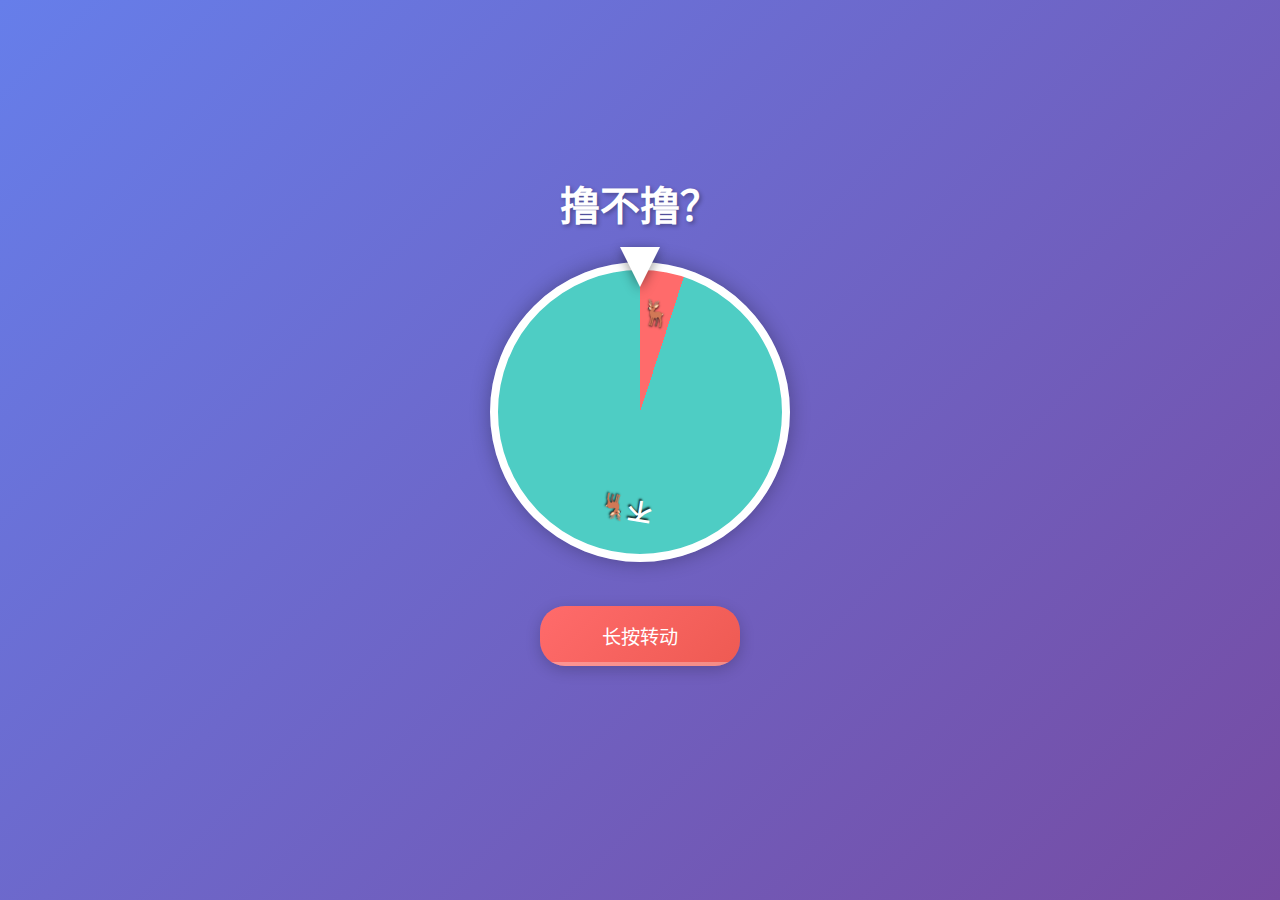
<file: luorbulu/index.html>
<!DOCTYPE html>
<html lang="zh-CN">
<head>
    <meta charset="UTF-8">
    <meta name="viewport" content="width=device-width, initial-scale=1.0">
    <title>撸不撸？</title>
    <link rel="stylesheet" href="style.css">
</head>
<body>
    <div class="container">
        <h1>撸不撸？</h1>
        
        <div class="wheel-container">
            <div class="wheel" id="wheel">
                <div class="wheel-labels">
                    <div class="deer-label">🦌</div>
                    <div class="no-deer-label">不🦌</div>
                </div>
            </div>
            <div class="wheel-pointer"></div>
        </div>
        
        <div class="controls">
            <button id="spinButton" class="spin-button">
                <span class="button-text">长按转动</span>
                <div class="progress-bar">
                    <div class="progress-fill" id="progressFill"></div>
                </div>
            </button>
        </div>
        
        <div class="result" id="result"></div>
    </div>
    
    <script src="script.js"></script>
</body>
</html>
</file>
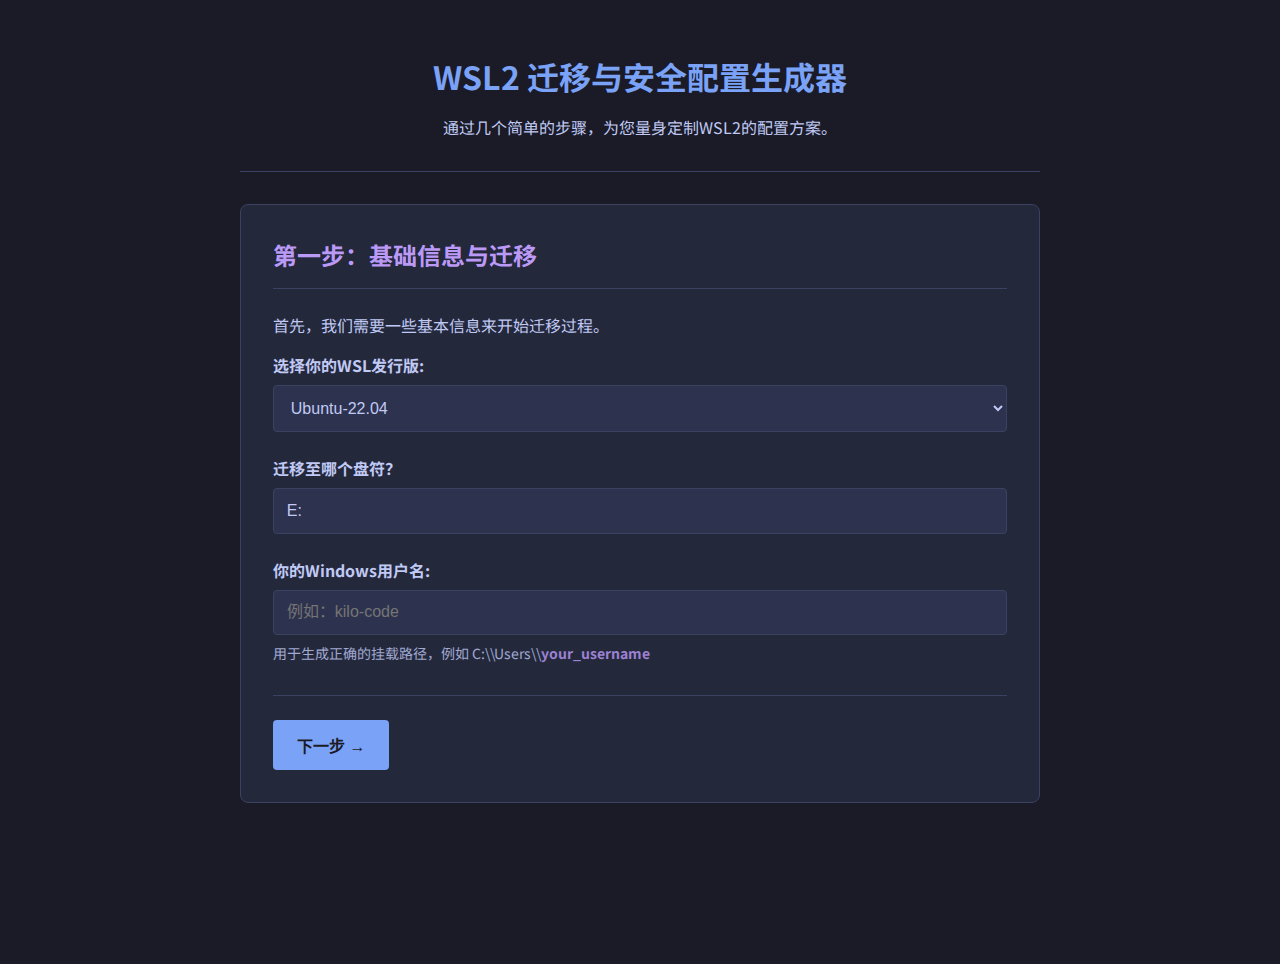
<file: wsl/index.html>
<!DOCTYPE html>
<html lang="zh-CN">
<head>
    <meta charset="UTF-8">
    <meta name="viewport" content="width=device-width, initial-scale=1.0">
    <title>WSL2 迁移与安全配置生成器</title>
    <link rel="stylesheet" href="style.css">
</head>
<body>
    <div class="container">
        <header>
            <h1>WSL2 迁移与安全配置生成器</h1>
            <p>通过几个简单的步骤，为您量身定制WSL2的配置方案。</p>
        </header>

        <main id="wizard">
            <!-- Step 1: Base Info -->
            <div class="step active" data-step="1">
                <h2>第一步：基础信息与迁移</h2>
                <p>首先，我们需要一些基本信息来开始迁移过程。</p>
                <div class="form-group">
                    <label for="distro-name">选择你的WSL发行版:</label>
                    <select id="distro-name">
                        <option>Ubuntu-22.04</option>
                        <option>Ubuntu-20.04</option>
                        <option>Debian</option>
                        <option>openSUSE-Leap-15.5</option>
                        <option value="other">其他 (手动输入)</option>
                    </select>
                    <input type="text" id="distro-name-other" class="hidden" placeholder="例如：Kali-Linux">
                </div>
                <div class="form-group">
                    <label for="target-drive">迁移至哪个盘符？</label>
                    <input type="text" id="target-drive" value="E:">
                </div>
                <div class="form-group">
                    <label for="windows-username">你的Windows用户名:</label>
                    <input type="text" id="windows-username" placeholder="例如：kilo-code">
                    <small>用于生成正确的挂载路径，例如 C:\\Users\\<span class="user-placeholder">your_username</span></small>
                </div>
                <div class="navigation-buttons">
                    <button class="next-btn">下一步 &rarr;</button>
                </div>
            </div>

            <!-- Step 2: Security Mode -->
            <div class="step" data-step="2">
                <h2>第二步：选择安全模式</h2>
                <p>根据你的需求，选择一个合适的安全级别。</p>
                <div class="option-group">
                    <label>
                        <input type="radio" name="security-mode" value="isolated" checked>
                        <strong>完全隔离模式</strong>
                        <small>最高安全性，WSL完全独立，只能访问后续指定的文件夹/磁盘。</small>
                    </label>
                    <label class="recommended">
                        <input type="radio" name="security-mode" value="partial">
                        <strong>部分挂载模式 (推荐)</strong>
                        <small>C盘只读，系统文件安全，可额外指定读写区域，兼顾安全与便利。</small>
                    </label>
                    <label>
                        <input type="radio" name="security-mode" value="default">
                        <strong>默认挂载模式</strong>
                        <small>最大便利性，所有Windows磁盘都可被WSL访问和修改。</small>
                    </label>
                </div>
                <div class="navigation-buttons">
                    <button class="prev-btn">&larr; 上一步</button>
                    <button class="next-btn">下一步 &rarr;</button>
                </div>
            </div>

            <!-- Step 3: Access Scope -->
            <div class="step" data-step="3">
                <h2>第三步：选择WSL可访问范围</h2>
                <p>为你的隔离环境选择一个希望从WSL中访问的Windows区域。</p>
                <div class="option-group">
                    <label>
                        <input type="radio" name="access-scope" value="folder" checked>
                        <strong>方案1: 指定文件夹</strong>
                        <small>精确控制，只开放特定项目文件夹给WSL。 (例如: C:\\Users\\your_username\\Projects)</small>
                    </label>
                     <label class="recommended">
                        <input type="radio" name="access-scope" value="disk">
                        <strong>方案2: 指定磁盘 (推荐)</strong>
                        <small>管理简单，将整个数据盘开放给WSL。</small>
                    </label>
                </div>
                <div class="form-group hidden" id="folder-path-group">
                    <label for="folder-path">指定文件夹路径:</label>
                    <input type="text" id="folder-path" placeholder="例如: C:\\Users\\your_username\\Projects">
                </div>
                <div class="form-group hidden" id="disk-path-group">
                    <label for="disk-path">指定磁盘盘符:</label>
                    <input type="text" id="disk-path" placeholder="例如: D:">
                </div>
                <div class="navigation-buttons">
                    <button class="prev-btn">&larr; 上一步</button>
                    <button class="next-btn">生成教程 &rarr;</button>
                </div>
            </div>

            <!-- Step 4: Result -->
            <div class="step" data-step="4">
                <h2>你的专属配置指南</h2>
                <p>根据你的选择，已生成以下配置步骤。请按顺序执行。</p>
                <div id="tutorial-output">
                    <!-- Generated tutorial will be injected here -->
                </div>
                 <div class="optional-feature">
                    <details>
                        <summary>高级选项：磁盘扩容管理 (建议忽略)</summary>
                        <div id="disk-expansion-content">
                           <!-- Expansion content will be injected here -->
                        </div>
                    </details>
                </div>
                <div class="navigation-buttons">
                    <button class="prev-btn">&larr; 返回修改</button>
                    <button id="restart-btn">重新开始</button>
                </div>
            </div>
        </main>
    </div>
    <script src="script.js"></script>
</body>
</html>
</file>
<file: luorbulu/style.css>
* {
    margin: 0;
    padding: 0;
    box-sizing: border-box;
}

body {
    font-family: 'Arial', sans-serif;
    background: linear-gradient(135deg, #667eea 0%, #764ba2 100%);
    min-height: 100vh;
    display: flex;
    justify-content: center;
    align-items: center;
    color: white;
}

.container {
    text-align: center;
    max-width: 600px;
    width: 100%;
    padding: 20px;
}

h1 {
    font-size: 2.5rem;
    margin-bottom: 30px;
    text-shadow: 2px 2px 4px rgba(0,0,0,0.3);
}

.wheel-container {
    position: relative;
    display: inline-block;
    margin-bottom: 40px;
}

.wheel {
    width: 300px;
    height: 300px;
    border-radius: 50%;
    position: relative;
    border: 8px solid #fff;
    box-shadow: 0 0 20px rgba(0,0,0,0.3);
    transition: transform 4s cubic-bezier(0.25, 0.1, 0.25, 1);
    background: conic-gradient(
        from 0deg,
        #ff6b6b 0deg 18deg,        /* 🦌 部分：0-18度 (5%) */
        #4ecdc4 18deg 360deg       /* 不🦌 部分：18-360度 (95%) */
    );
}

.wheel-labels {
    position: absolute;
    width: 100%;
    height: 100%;
    pointer-events: none;
}

.deer-label {
    position: absolute;
    top: 50%;
    left: 50%;
    transform: translate(-50%, -50%) rotate(9deg) translateY(-100px);
    font-size: 1.5rem;
    font-weight: bold;
    color: white;
    text-shadow: 1px 1px 2px rgba(0,0,0,0.8);
    z-index: 2;
}

.no-deer-label {
    position: absolute;
    top: 50%;
    left: 50%;
    transform: translate(-50%, -50%) rotate(189deg) translateY(-100px);
    font-size: 1.5rem;
    font-weight: bold;
    color: white;
    text-shadow: 1px 1px 2px rgba(0,0,0,0.8);
    z-index: 2;
}

.wheel-pointer {
    position: absolute;
    top: -15px;
    left: 50%;
    transform: translateX(-50%);
    width: 0;
    height: 0;
    border-left: 20px solid transparent;
    border-right: 20px solid transparent;
    border-top: 40px solid #fff;
    z-index: 10;
    filter: drop-shadow(0 3px 6px rgba(0,0,0,0.4));
}

.controls {
    margin-bottom: 20px;
}

.spin-button {
    background: linear-gradient(135deg, #ff6b6b, #ee5a52);
    color: white;
    border: none;
    padding: 15px 30px;
    font-size: 1.2rem;
    border-radius: 25px;
    cursor: pointer;
    position: relative;
    overflow: hidden;
    transition: all 0.3s ease;
    box-shadow: 0 4px 15px rgba(0,0,0,0.2);
    user-select: none;
    min-width: 200px;
    min-height: 60px;
}

.spin-button:hover {
    transform: translateY(-2px);
    box-shadow: 0 6px 20px rgba(0,0,0,0.3);
}

.spin-button:active {
    transform: translateY(0);
}

.button-text {
    display: block;
    position: relative;
    z-index: 2;
}

.progress-bar {
    position: absolute;
    bottom: 0;
    left: 0;
    width: 100%;
    height: 4px;
    background: rgba(255,255,255,0.3);
    border-radius: 0 0 25px 25px;
    overflow: hidden;
}

.progress-fill {
    height: 100%;
    width: 0%;
    background: linear-gradient(90deg, #fff, #f0f0f0);
    transition: width 0.1s ease;
}

.result {
    font-size: 1.5rem;
    font-weight: bold;
    min-height: 40px;
    display: flex;
    justify-content: center;
    align-items: center;
    text-shadow: 1px 1px 2px rgba(0,0,0,0.3);
}

.result.winner {
    color: #fff;
    text-shadow: 0 0 10px rgba(255,255,255,0.8);
}

/* Spinning animation */
.wheel {
    transition: transform 4s cubic-bezier(0.25, 0.1, 0.25, 1);
}

/* Mobile responsiveness */
@media (max-width: 768px) {
    .wheel {
        width: 250px;
        height: 250px;
    }
    
    h1 {
        font-size: 2rem;
    }
    
    .container {
        padding: 15px;
    }
}
</file>
<file: wsl/style.css>
@import url('https://fonts.googleapis.com/css2?family=Noto+Sans+SC:wght@400;700&display=swap');

:root {
    --bg-color: #1a1b26;
    --card-bg: #24283b;
    --text-color: #c0caf5;
    --primary-color: #7aa2f7;
    --secondary-color: #bb9af7;
    --recommended-bg: #414868;
    --border-color: #3b4261;
    --input-bg: #2d324e;
    --button-bg: #7aa2f7;
    --button-text: #1a1b26;
    --button-hover-bg: #a9b1d6;
    --code-bg: #1e2029;
    --code-text: #a9b1d6;
}

body {
    font-family: 'Noto Sans SC', sans-serif;
    background-color: var(--bg-color);
    color: var(--text-color);
    margin: 0;
    padding: 2rem;
    display: flex;
    justify-content: center;
    align-items: flex-start;
    min-height: 100vh;
}

.container {
    max-width: 800px;
    width: 100%;
}

header {
    text-align: center;
    margin-bottom: 2rem;
    border-bottom: 1px solid var(--border-color);
    padding-bottom: 1rem;
}

header h1 {
    color: var(--primary-color);
    margin-bottom: 0.5rem;
}

.step {
    background: var(--card-bg);
    border-radius: 8px;
    padding: 2rem;
    margin-bottom: 1rem;
    border: 1px solid var(--border-color);
    display: none; /* Hidden by default */
    animation: fadeIn 0.5s ease-in-out;
}

.step.active {
    display: block; /* Shown when active */
}

@keyframes fadeIn {
    from { opacity: 0; transform: translateY(10px); }
    to { opacity: 1; transform: translateY(0); }
}

.step h2 {
    color: var(--secondary-color);
    margin-top: 0;
    border-bottom: 1px solid var(--border-color);
    padding-bottom: 1rem;
    margin-bottom: 1.5rem;
}

.form-group, .option-group {
    margin-bottom: 1.5rem;
}

.form-group label, .option-group label {
    display: block;
    margin-bottom: 0.5rem;
    font-weight: 700;
}

.option-group label {
    background: var(--input-bg);
    padding: 1rem;
    border-radius: 6px;
    border: 1px solid var(--border-color);
    margin-bottom: 1rem;
    cursor: pointer;
    transition: all 0.2s ease;
}

.option-group label:hover {
    border-color: var(--primary-color);
}

.option-group label.recommended {
    border-left: 4px solid var(--secondary-color);
    position: relative;
}

.option-group label.recommended::before {
    content: '推荐';
    position: absolute;
    top: -10px;
    right: 15px;
    background: var(--secondary-color);
    color: var(--button-text);
    padding: 2px 8px;
    font-size: 0.75rem;
    border-radius: 12px;
}

.option-group input[type="radio"] {
    margin-right: 0.5rem;
}

.option-group small {
    display: block;
    font-weight: 400;
    color: var(--text-color);
    opacity: 0.8;
    margin-top: 0.5rem;
    padding-left: 22px;
}

input[type="text"], select {
    width: 100%;
    padding: 0.8rem;
    border-radius: 4px;
    border: 1px solid var(--border-color);
    background-color: var(--input-bg);
    color: var(--text-color);
    font-size: 1rem;
    box-sizing: border-box;
}

input[type="text"]:focus, select:focus {
    outline: none;
    border-color: var(--primary-color);
    box-shadow: 0 0 0 2px var(--primary-color_30);
}

.form-group small {
    display: block;
    margin-top: 0.5rem;
    font-size: 0.875rem;
    opacity: 0.8;
}

.navigation-buttons {
    display: flex;
    justify-content: space-between;
    margin-top: 2rem;
    border-top: 1px solid var(--border-color);
    padding-top: 1.5rem;
}

button {
    padding: 0.8rem 1.5rem;
    border: none;
    border-radius: 4px;
    cursor: pointer;
    font-weight: 700;
    font-size: 1rem;
    transition: background-color 0.2s ease;
}

button.next-btn, button#restart-btn {
    background-color: var(--button-bg);
    color: var(--button-text);
}

button.next-btn:hover, button#restart-btn:hover {
    background-color: var(--button-hover-bg);
}

button.prev-btn {
    background-color: transparent;
    color: var(--primary-color);
    border: 1px solid var(--primary-color);
}

button.prev-btn:hover {
    background-color: var(--primary-color);
    color: var(--button-text);
}

.hidden {
    display: none;
}

.user-placeholder {
    font-weight: bold;
    color: var(--secondary-color);
}

/* Tutorial Output Styles */
#tutorial-output h3 {
    color: var(--secondary-color);
    margin-top: 2rem;
    border-bottom: 1px dashed var(--border-color);
    padding-bottom: 0.5rem;
}

#tutorial-output h3:first-child {
    margin-top: 0;
}

#tutorial-output p {
    line-height: 1.6;
}

#tutorial-output pre {
    background: var(--code-bg);
    color: var(--code-text);
    padding: 1.5rem;
    border-radius: 6px;
    overflow-x: auto;
    font-family: 'Courier New', Courier, monospace;
    position: relative;
}

#tutorial-output pre .copy-btn {
    position: absolute;
    top: 10px;
    right: 10px;
    background: var(--input-bg);
    color: var(--text-color);
    border: 1px solid var(--border-color);
    padding: 5px 10px;
    border-radius: 4px;
    cursor: pointer;
    opacity: 0.7;
    transition: opacity 0.2s;
}

#tutorial-output pre:hover .copy-btn {
    opacity: 1;
}

.optional-feature {
    margin-top: 2rem;
    border-top: 1px solid var(--border-color);
    padding-top: 1.5rem;
}

.optional-feature summary {
    cursor: pointer;
    font-weight: bold;
    color: var(--secondary-color);
}

.optional-feature summary:hover {
    color: var(--primary-color);
}

.optional-feature details[open] {
    margin-top: 1rem;
}

.optional-feature div {
     padding-top: 1rem;
     border-top: 1px dashed var(--border-color);
     margin-top: 1rem;
}


@media (max-width: 600px) {
    body {
        padding: 1rem;
    }
    .step {
        padding: 1.5rem;
    }
}
</file>
